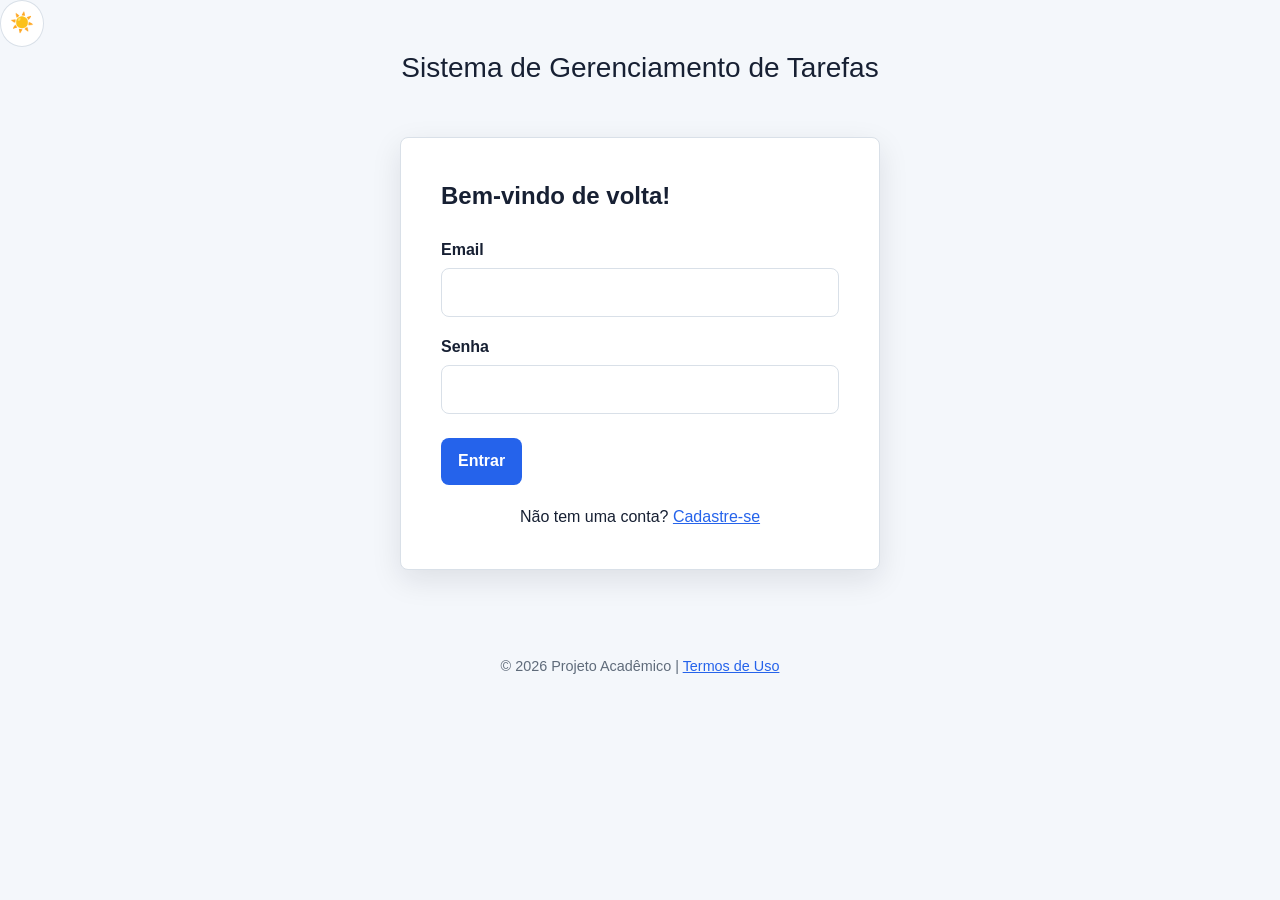
<file: index.html>
<!doctype html>
<html lang="pt-BR">
<head>
    <meta charset="utf-8">
    <meta name="viewport" content="width=device-width, initial-scale=1">
    <meta name="description" content="Sistema Gerenciador de Tarefas">
    <title>Login | Sistema de Gerenciamento de Tarefas</title>
    <link rel="stylesheet" href="css/style.css">
</head>
<body>
    <input type="checkbox" id="tema" class="controle-tema">
    <label for="tema" class="botao-tema" aria-label="Alternar tema" title="Alternar tema">
        <span class="icone-claro" aria-hidden="true">☀️</span>
        <span class="icone-escuro" aria-hidden="true">🌙</span>
    </label>

    <div class="pagina pagina-publica">
        <header class="cabecalpublico">
            <p class="nome-sistema">Sistema de Gerenciamento de Tarefas</p>
        </header>
        <main class="conteudo-publico">
            <section class="cartao cartao-formulario" aria-labelledby="titulo-login">
                <div id="notificacao" class="notificacao"></div> 
                <h1 id="titulo-login" class="titulo-cartao">Bem-vindo de volta!</h1>
                <!-- Adicionado o ID "form-login" para capturar o evento no JavaScript -->
                <form id="form-login" action="pages/dashboard.html" method="get" novalidate>
                    <div class="grupo-formulario">
                        <label for="email">Email</label>
                        <!-- Removido o atributo required -->
                        <input class="campo" type="email" id="email" name="email" autocomplete="email">
                    </div>
                    <div class="grupo-formulario">
                        <label for="senha">Senha</label>
                        <!-- Removido o atributo required -->
                        <input class="campo" type="password" id="senha" name="senha" autocomplete="current-password">
                    </div>
                    <div class="acoes-formulario">
                        <button class="botao botao-primario" type="submit">Entrar</button>
                    </div>
                    <p class="link-formulario">Não tem uma conta? <a href="pages/cadastro.html">Cadastre-se</a></p>
                </form>
            </section>
        </main>
        <footer class="rodape-publico">
            <p>© 2026 Projeto Acadêmico | <a href="#">Termos de Uso</a></p>
        </footer>
    </div>

    <!-- Container onde as notificações vão aparecer -->
<div id="notification-container" style="position: fixed; top: 20px; right: 20px; z-index: 1000;"></div>


    <!-- Implementação da validação em JavaScript -->
    <script>
        document.getElementById('form-login').addEventListener('submit', function(event) {
            // Obtém os valores dos campos e remove espaços em branco extras
            const email = document.getElementById('email').value.trim();
            const senha = document.getElementById('senha').value.trim();

            // Validação: Campo Email não pode ser nulo/vazio
            if (email === "") {
                event.preventDefault(); // Impede o envio do formulário e o redirecionamento
                alert("O campo Email não pode ser nulo.");
                document.getElementById('email').focus();
                return;
            }

            // Validação: Campo Senha não pode ser nulo/vazio
            if (senha === "") {
                event.preventDefault(); // Impede o envio do formulário e o redirecionamento
                alert("O campo Senha não pode ser nulo.");
                document.getElementById('senha').focus();
                return;
            }

            
        });
        
    </script>
</body>
</html>
</file>
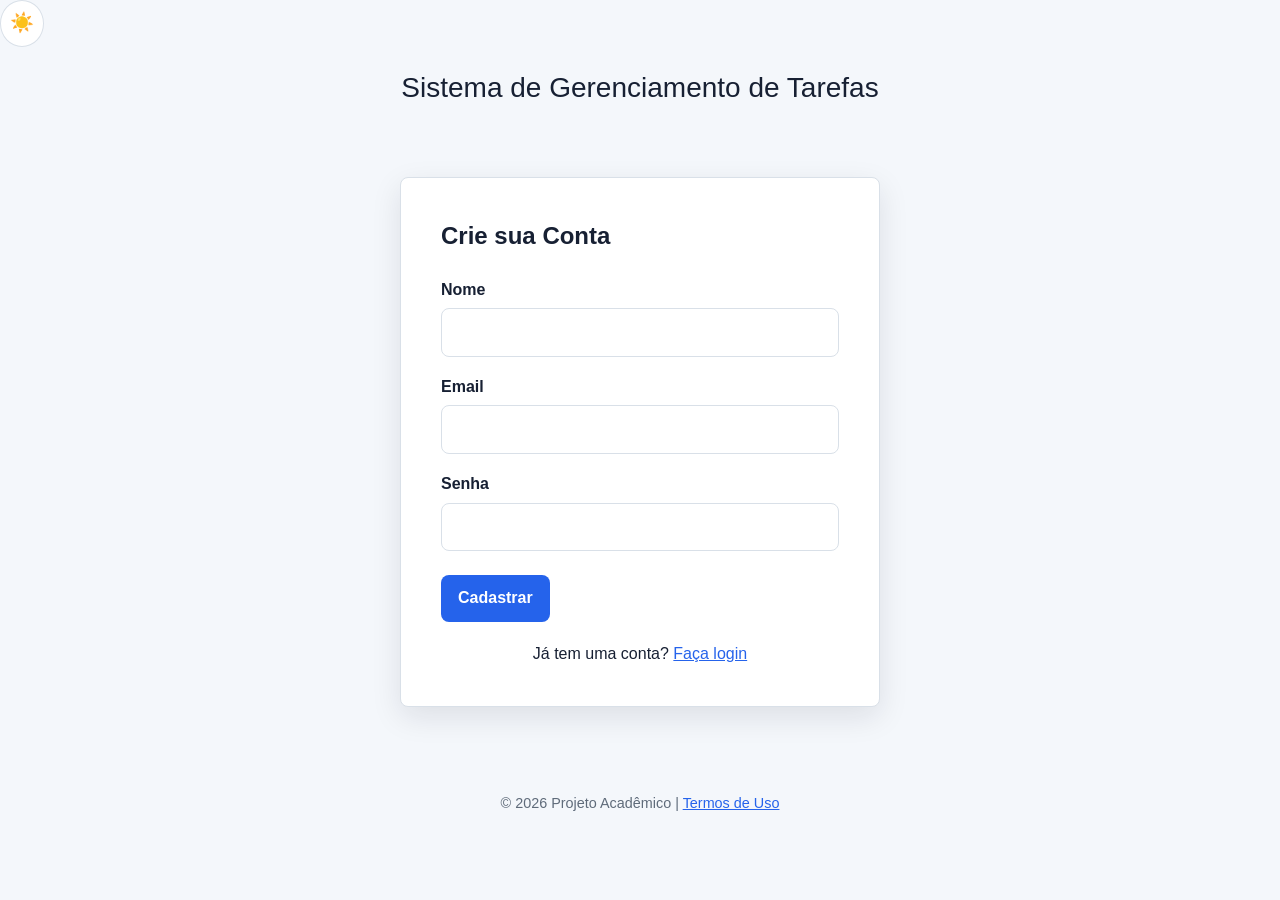
<file: pages/cadastro.html>
<!doctype html>
<html lang="pt-BR">
<head>
    <meta charset="utf-8">
    <meta name="viewport" content="width=device-width, initial-scale=1">
    <meta name="description" content="Sistema Gerenciador de Tarefas">
    <title>Cadastro | Sistema Gerenciador de Tarefas</title>
    <link rel="stylesheet" href="../css/style.css">
</head>
<body>
    <input type="checkbox" id="tema" class="controle-tema">
    <label for="tema" class="botao-tema" aria-label="Alternar tema" title="Alternar tema">
        <span class="icone-claro" aria-hidden="true">☀️</span>
        <span class="icone-escuro" aria-hidden="true">🌙</span>
    </label>

    <div class="pagina pagina-publica">
        <header class="cabecalho-publico">
            <p class="nome-sistema">Sistema de Gerenciamento de Tarefas</p>
        </header>
        <main class="conteudo-publico">
            <section class="cartao cartao-formulario" aria-labelledby="titulo-cadastro">
                <h1 id="titulo-cadastro" class="titulo-cartao">Crie sua Conta</h1>
                <!-- Adicionado o ID "form-cadastro" para capturar o envio no JavaScript -->
                <form id="form-cadastro" action="dashboard.html" method="get">
                    <div class="grupo-formulario">
                        <label for="nome">Nome</label>
                        <!-- Removido o atributo required -->
                        <input class="campo" type="text" id="nome" name="nome" autocomplete="name">
                    </div>
                    <div class="grupo-formulario">
                        <label for="email">Email</label>
                        <!-- Removido o atributo required -->
                        <input class="campo" type="email" id="email" name="email" autocomplete="email">
                    </div>
                    <div class="grupo-formulario">
                        <label for="senha">Senha</label>
                        <!-- Removido o atributo required -->
                        <input class="campo" type="password" id="senha" name="senha" autocomplete="new-password">
                    </div>
                    <div class="acoes-formulario">
                        <button class="botao botao-primario" type="submit">Cadastrar</button>
                    </div>
                    <p class="link-formulario">Já tem uma conta? <a href="../index.html">Faça login</a></p>
                </form>
            </section>
        </main>
        <footer class="rodape-publico">
            <p>© 2026 Projeto Acadêmico | <a href="#">Termos de Uso</a></p>
        </footer>
    </div>

    <!-- Implementação das validações com expressões regulares em JavaScript -->
    <script>
        document.getElementById('form-cadastro').addEventListener('submit', function(event) {
            // Obtém os valores digitados e remove os espaços extras nas pontas
            const nome = document.getElementById('nome').value.trim();
            const email = document.getElementById('email').value.trim();
            const senha = document.getElementById('senha').value.trim();

            // 1. Validação do Nome: Pelo menos 5 caracteres no total E um espaço em branco intermediário
            // O teste garante: letras iniciais + espaço em branco + letras finais.
            const regexNomeEspaco = /\s/;
            if (nome.length < 5 || !regexNomeEspaco.test(nome)) {
                event.preventDefault();
                alert("O campo Nome deve ter pelo menos 5 posições e conter um espaço em branco entre o nome e o sobrenome.");
                document.getElementById('nome').focus();
                return;
            }

            // 2. Validação do Email: Formato <algo>@<algo>.com[.br]
            // ^[^@]+ garante o primeiro bloco, @ é o separador, [^@]+ é o domínio, \.com corresponde a .com e (\.br)? torna o .br opcional no fim.
            const regexEmail = /^[^@]+@[^@]+\.com(\.br)?$/i;
            if (!regexEmail.test(email)) {
                event.preventDefault();
                alert("O campo Email deve ser no formato <alguma_coisa>@<alguma_coisa>.com ou .com.br.");
                document.getElementById('email').focus();
                return;
            }

            // 3. Validação da Senha: Pelo menos 8 posições
            if (senha.length < 8) {
                event.preventDefault();
                alert("O campo Senha deve ter pelo menos 8 posições.");
                document.getElementById('senha').focus();
                return;
            }
        });
    </script>
</body>
</html>
</file>
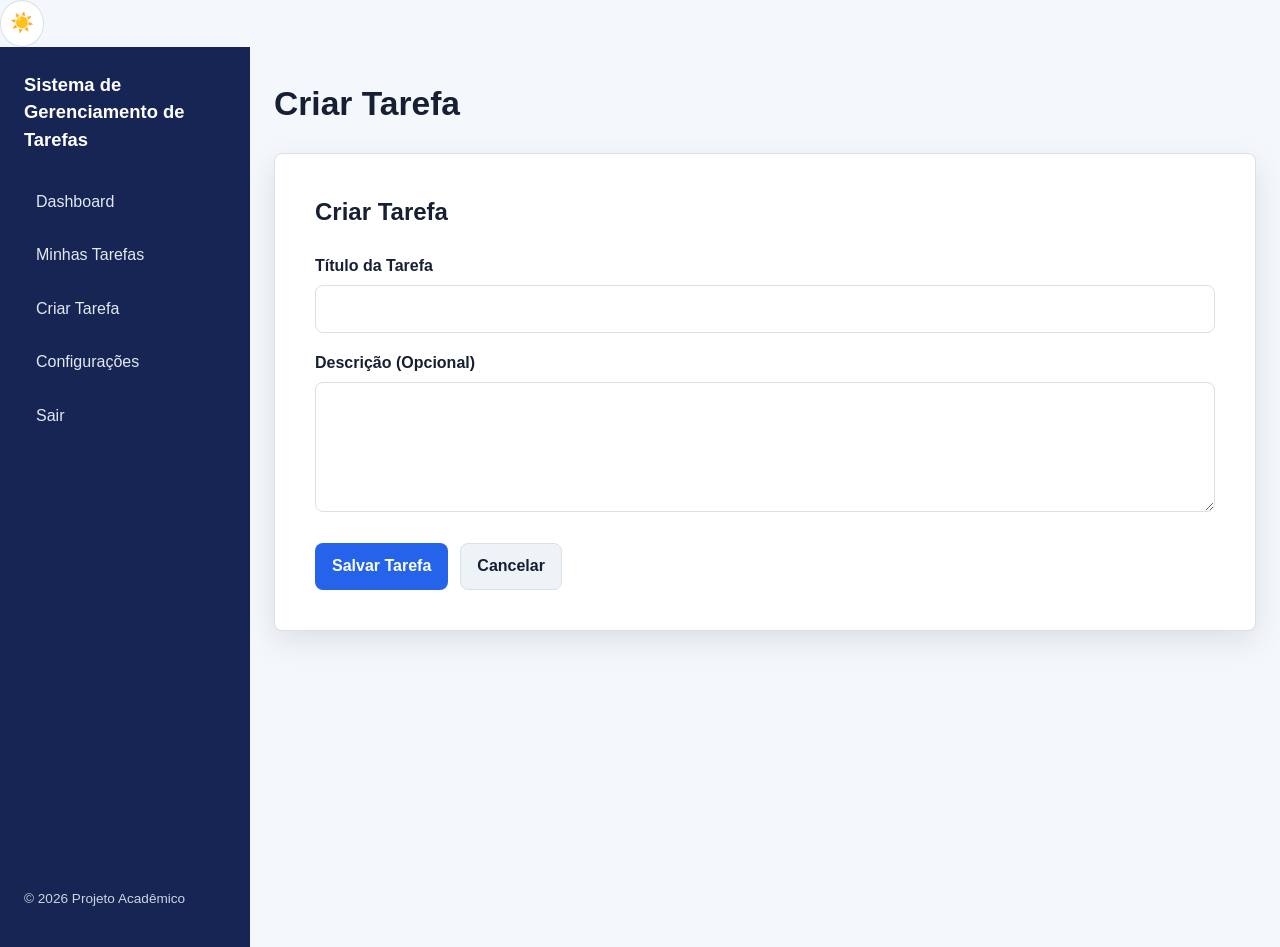
<file: pages/criar-tarefa.html>
<!doctype html>
<html lang="pt-BR">

<head>
    <meta charset="utf-8">
    <meta name="viewport" content="width=device-width, initial-scale=1">
    <meta name="description" content="Sistema Gerenciador de Tarefas">
    <title>Criar Tarefa | Sistema Gerenciador de Tarefas</title>
    <link rel="stylesheet" href="../css/style.css">
</head>

<body>
    <input type="checkbox" id="tema" class="controle-tema">
    <label for="tema" class="botao-tema" aria-label="Alternar tema" title="Alternar tema">
        <span class="icone-claro" aria-hidden="true">☀️</span>
        <span class="icone-escuro" aria-hidden="true">🌙</span>
    </label>

    <div class="pagina pagina-interna">
        <div class="layout-interno">
            <aside class="sidebar">
                <h2>Sistema de Gerenciamento de Tarefas</h2>
                <nav class="navegacao" aria-label="Navegação principal">
                    <ul>
                        <li><a href="dashboard.html">Dashboard</a></li>
                        <li><a href="minhas-tarefas.html">Minhas Tarefas</a></li>
                        <li><a href="criar-tarefa.html">Criar Tarefa</a></li>
                        <li><a href="#">Configurações</a></li>
                        <li><a href="../index.html">Sair</a></li>
                    </ul>
                </nav>
                <p class="sidebar-rodape">© 2026 Projeto Acadêmico</p>
            </aside>
            <main class="conteudo-interno">
                <header class="cabecalho-interno">
                    <h1>Criar Tarefa</h1>
                </header>

                <section class="cartao cartao-formulario" aria-labelledby="titulo-criar">
                    <div id="notificacao" class="notificacao"></div>
                    <h2 id="titulo-criar" class="titulo-cartao">Criar Tarefa</h2>

                    <!-- Adicionado o ID "form-tarefa" para o JavaScript -->
                    <form id="form-tarefa" action="dashboard.html" method="get" novalidate>
                        <div class="grupo-formulario">
                            <label for="titulo">Título da Tarefa</label>
                            <!-- Removido o atributo required -->
                            <input class="campo" type="text" id="titulo" name="titulo">
                        </div>

                        <div class="grupo-formulario">
                            <label for="descricao">Descrição (Opcional)</label>
                            <textarea class="campo" id="descricao" name="descricao"></textarea>
                        </div>

                        <div class="acoes-formulario">
                            <button class="botao botao-primario" type="submit">Salvar Tarefa</button>
                            <a class="botao botao-secundario" href="dashboard.html">Cancelar</a>
                        </div>
                    </form>
                </section>
            </main>
        </div>
    </div>

    <!-- Validação JavaScript com Expressões Regulares -->
    <script>

        function mostrarNotificacao(mensagem, tipo = 'sucesso') {
            const notificacao = document.getElementById('notificacao');
            notificacao.textContent = mensagem;
            notificacao.className = `notificacao ${tipo}`;
            // Esconde a notificação após 3 segundos 
            setTimeout(() => {
                notificacao.className = 'notificacao';
            }, 3000);
        }

        document.getElementById('form-tarefa').addEventListener('submit', function (event) {

            // Sempre cancela o envio automatico do formulario podermos controlar o fluxo via JS
            event.preventDefault();

            // Obtém os valores limpando espaços em branco nas pontas
            const titulo = document.getElementById('titulo').value.trim();
            const descricao = document.getElementById('descricao').value.trim();

            // 1. Validação do Título: Pelo menos 5 posições (caracteres)
            // A regex /^.{5,}$/ garante que existam no mínimo 5 caracteres quaisquer
            const regexTitulo = /^.{5,}$/;
            if (!regexTitulo.test(titulo)) {
                event.preventDefault();
                alert("O campo Título deve ter pelo menos 5 posições.");
                document.getElementById('titulo').focus();
                return;
            }

            // 2. Validação da Descrição: Se preenchida, deve ter pelo menos 3 posições
            // Verifica primeiro se a descrição não está vazia. Se tiver texto, aplica a regex para testar o mínimo de 3 caracteres.
            if (descricao !== "") {
                const regexDescricao = /^.{3,}$/;
                if (!regexDescricao.test(descricao)) {
                    event.preventDefault();
                    alert("O campo Descrição, se preenchido, deve ter pelo menos 3 posições.");
                    document.getElementById('descricao').focus();
                    return;
                }
                
                // Agora a pagina não vai recarregar e a notificação ficará visível!
                mostrarNotificacao('Tarefa criada!');

                // Aguarda 3 segundos (tempo da mensagem) e redireciona para o dashboard
                setTimeout(() => {
                    window.location.href = 'dashboard.html';
                }, 3000);
            }
        });
    </script>
</body>

</html>
</file>
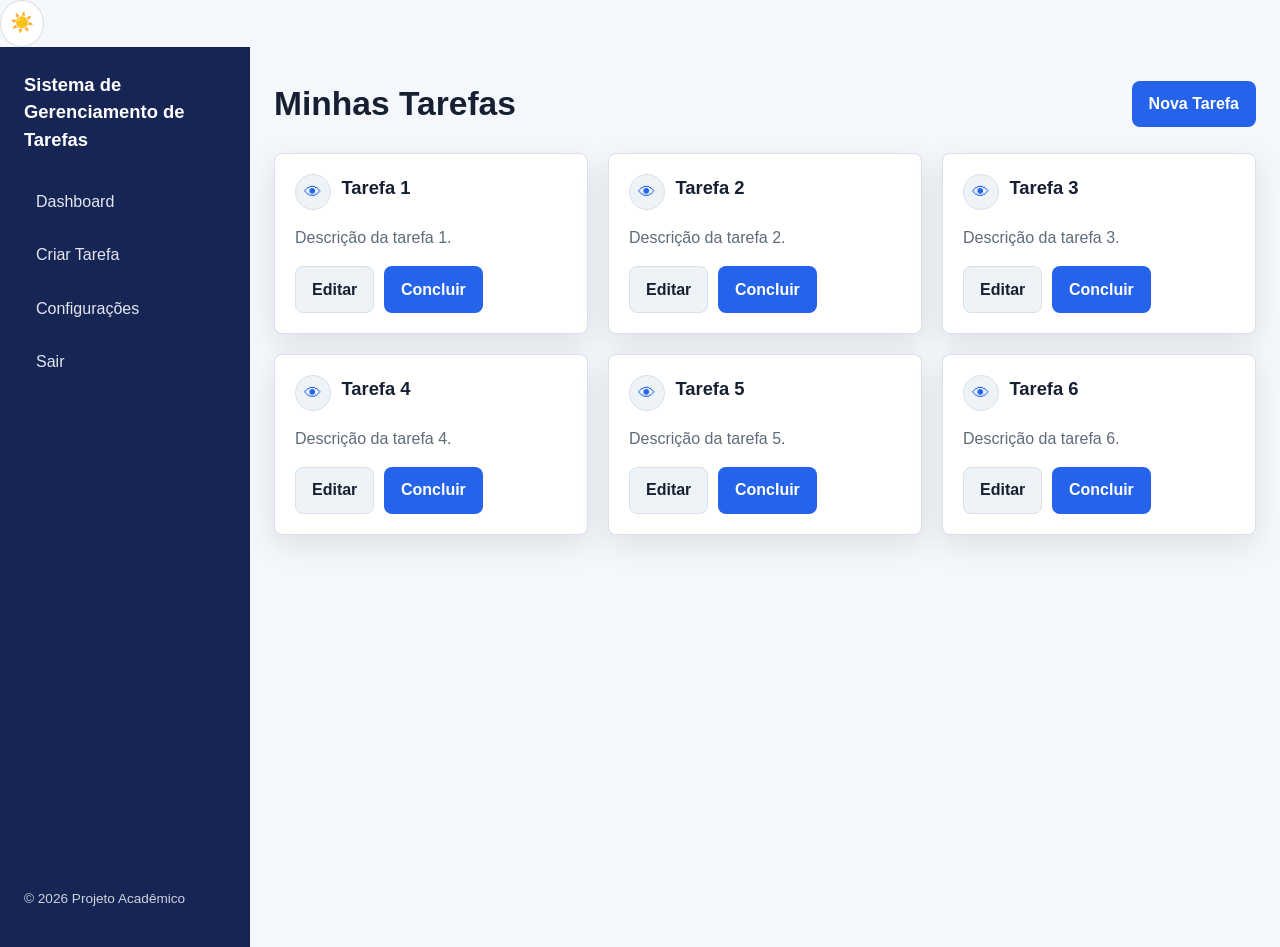
<file: pages/dashboard.html>
<!doctype html>
<html lang="pt-BR">
<head>
    <meta charset="utf-8">
    <meta name="viewport" content="width=device-width, initial-scale=1">
    <meta name="description" content="Sistema Gerenciador de Tarefas">
    <title>Minhas Tarefas | Sistema Gerenciador de Tarefas</title>
    <link rel="stylesheet" href="../css/style.css">
</head>
<body>
    <input type="checkbox" id="tema" class="controle-tema">
    <label for="tema" class="botao-tema" aria-label="Alternar tema" title="Alternar tema">
        <span class="icone-claro" aria-hidden="true">☀️</span>
        <span class="icone-escuro" aria-hidden="true">🌙</span>
    </label>

    <div class="pagina pagina-interna">
        <div class="layout-interno">
            <aside class="sidebar">
                <h2>Sistema de Gerenciamento de Tarefas</h2>
                <nav class="navegacao" aria-label="Navegação principal">
                    <ul>
                        <li><a href="dashboard.html">Dashboard</a></li>
                        <li><a href="criar-tarefa.html">Criar Tarefa</a></li>
                        <li><a href="#">Configurações</a></li>
                        <li><a href="../index.html">Sair</a></li>
                    </ul>
                </nav>
                <p class="sidebar-rodape">© 2026 Projeto Acadêmico</p>
            </aside>
            <main class="conteudo-interno">
                <header class="cabecalho-interno">
                    <h1>Minhas Tarefas</h1>
                    <a class="botao botao-primario" href="criar-tarefa.html">Nova Tarefa</a>
                </header>

                <section aria-labelledby="titulo-listagem">
                    <h2 id="titulo-listagem" class="visualmente-oculto">Lista de tarefas</h2>
                    <div class="grade-tarefas">
                        <article class="cartao cartao-tarefa">
                            <header class="cabecalho-tarefa">
                                <a class="icone-olho" href="detalhes.html" aria-label="Ver detalhes da Tarefa 1" title="Ver detalhes">👁</a>
                                <h2>Tarefa 1</h2>
                            </header>
                            <p class="descricao-tarefa">Descrição da tarefa 1.</p>
                            <div class="acoes-tarefa">
                                <a class="botao botao-secundario" href="editar-tarefa.html">Editar</a>
                                <a class="botao botao-primario" href="#">Concluir</a>
                            </div>
                        </article>

                        <article class="cartao cartao-tarefa">
                            <header class="cabecalho-tarefa">
                                <a class="icone-olho" href="detalhes.html" aria-label="Ver detalhes da Tarefa 2" title="Ver detalhes">👁</a>
                                <h2>Tarefa 2</h2>
                            </header>
                            <p class="descricao-tarefa">Descrição da tarefa 2.</p>
                            <div class="acoes-tarefa">
                                <a class="botao botao-secundario" href="editar-tarefa.html">Editar</a>
                                <a class="botao botao-primario" href="#">Concluir</a>
                            </div>
                        </article>

                        <article class="cartao cartao-tarefa">
                            <header class="cabecalho-tarefa">
                                <a class="icone-olho" href="detalhes.html" aria-label="Ver detalhes da Tarefa 3" title="Ver detalhes">👁</a>
                                <h2>Tarefa 3</h2>
                            </header>
                            <p class="descricao-tarefa">Descrição da tarefa 3.</p>
                            <div class="acoes-tarefa">
                                <a class="botao botao-secundario" href="editar-tarefa.html">Editar</a>
                                <a class="botao botao-primario" href="#">Concluir</a>
                            </div>
                        </article>

                        <article class="cartao cartao-tarefa">
                            <header class="cabecalho-tarefa">
                                <a class="icone-olho" href="detalhes.html" aria-label="Ver detalhes da Tarefa 4" title="Ver detalhes">👁</a>
                                <h2>Tarefa 4</h2>
                            </header>
                            <p class="descricao-tarefa">Descrição da tarefa 4.</p>
                            <div class="acoes-tarefa">
                                <a class="botao botao-secundario" href="editar-tarefa.html">Editar</a>
                                <a class="botao botao-primario" href="#">Concluir</a>
                            </div>
                        </article>

                        <article class="cartao cartao-tarefa">
                            <header class="cabecalho-tarefa">
                                <a class="icone-olho" href="detalhes.html" aria-label="Ver detalhes da Tarefa 5" title="Ver detalhes">👁</a>
                                <h2>Tarefa 5</h2>
                            </header>
                            <p class="descricao-tarefa">Descrição da tarefa 5.</p>
                            <div class="acoes-tarefa">
                                <a class="botao botao-secundario" href="editar-tarefa.html">Editar</a>
                                <a class="botao botao-primario" href="#">Concluir</a>
                            </div>
                        </article>

                        <article class="cartao cartao-tarefa">
                            <header class="cabecalho-tarefa">
                                <a class="icone-olho" href="detalhes.html" aria-label="Ver detalhes da Tarefa 6" title="Ver detalhes">👁</a>
                                <h2>Tarefa 6</h2>
                            </header>
                            <p class="descricao-tarefa">Descrição da tarefa 6.</p>
                            <div class="acoes-tarefa">
                                <a class="botao botao-secundario" href="editar-tarefa.html">Editar</a>
                                <a class="botao botao-primario" href="#">Concluir</a>
                            </div>
                        </article>
                    </div>
                </section>
            </main>
        </div>
    </div>
</body>
</html>
</file>
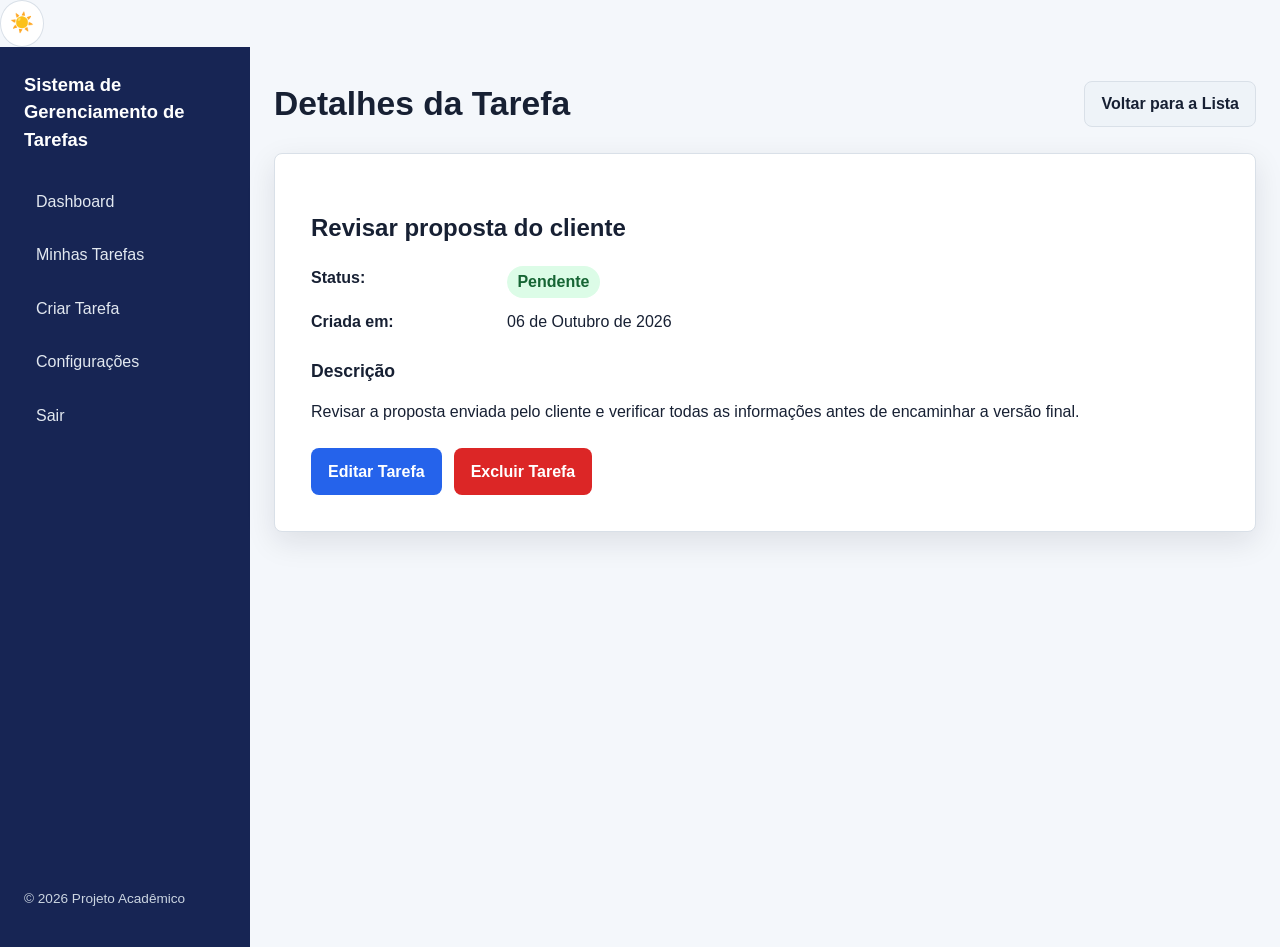
<file: pages/detalhes.html>
<!doctype html>
<html lang="pt-BR">
<head>
    <meta charset="utf-8">
    <meta name="viewport" content="width=device-width, initial-scale=1">
    <meta name="description" content="Sistema Gerenciador de Tarefas">
    <title>Detalhes da Tarefa | Sistema Gerenciador de Tarefas</title>
    <link rel="stylesheet" href="../css/style.css">
</head>
<body>
    <input type="checkbox" id="tema" class="controle-tema">
    <label for="tema" class="botao-tema" aria-label="Alternar tema" title="Alternar tema">
        <span class="icone-claro" aria-hidden="true">☀️</span>
        <span class="icone-escuro" aria-hidden="true">🌙</span>
    </label>

    <div class="pagina pagina-interna">
        <div class="layout-interno">
            <aside class="sidebar">
                <h2>Sistema de Gerenciamento de Tarefas</h2>
                <nav class="navegacao" aria-label="Navegação principal">
                    <ul>
                        <li><a href="dashboard.html">Dashboard</a></li>
                        <li><a href="dashboard.html">Minhas Tarefas</a></li>
                        <li><a href="criar-tarefa.html">Criar Tarefa</a></li>
                        <li><a href="#">Configurações</a></li>
                        <li><a href="../index.html">Sair</a></li>
                    </ul>
                </nav>
                <p class="sidebar-rodape">© 2026 Projeto Acadêmico</p>
            </aside>
            <main class="conteudo-interno">
                <header class="cabecalho-interno">
                    <h1>Detalhes da Tarefa</h1>
                    <a class="botao botao-secundario" href="dashboard.html">Voltar para a Lista</a>
                </header>

                <article class="cartao cartao-detalhes">
                    <h2>Revisar proposta do cliente</h2>

                    <dl class="lista-detalhes">
                        <dt>Status:</dt>
                        <dd><span class="status">Pendente</span></dd>

                        <dt>Criada em:</dt>
                        <dd>06 de Outubro de 2026</dd>
                    </dl>

                    <section class="descricao-detalhada" aria-labelledby="titulo-descricao">
                        <h2 id="titulo-descricao">Descrição</h2>
                        <p>Revisar a proposta enviada pelo cliente e verificar todas as informações antes de encaminhar a versão final.</p>
                    </section>

                    <div class="acoes-formulario">
                        <a class="botao botao-primario" href="editar-tarefa.html">Editar Tarefa</a>
                        <a class="botao botao-perigo" href="#">Excluir Tarefa</a>
                    </div>
                </article>
            </main>
        </div>
    </div>
</body>
</html>
</file>
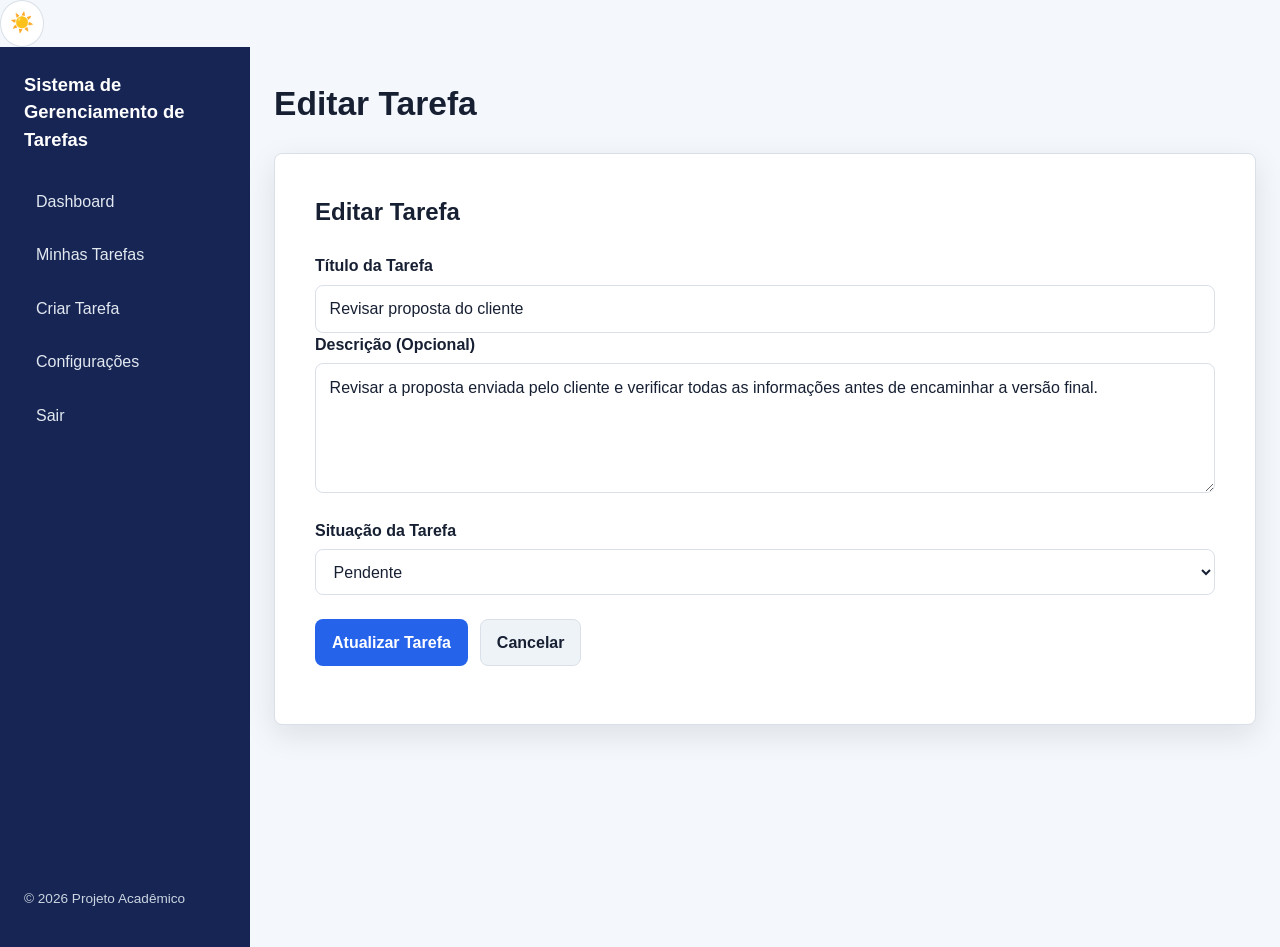
<file: pages/editar-tarefa.html>
<!doctype html>
<html lang="pt-BR">
<head>
    <meta charset="utf-8">
    <meta name="viewport" content="width=device-width, initial-scale=1">
    <meta name="description" content="Sistema Gerenciador de Tarefas">
    <title>Editar Tarefa | Sistema Gerenciador de Tarefas</title>
    <link rel="stylesheet" href="../css/style.css">
</head>

<body>
    <input type="checkbox" id="tema" class="controle-tema">
    <label for="tema" class="botao-tema" aria-label="Alternar tema" title="Alternar tema">
        <span class="icone-claro" aria-hidden="true">☀️</span>
        <span class="icone-escuro" aria-hidden="true">🌙</span>
    </label>

    <div class="pagina pagina-interna">
        <div class="layout-interno">
            <aside class="sidebar">
                <h2>Sistema de Gerenciamento de Tarefas</h2>
                <nav class="navegacao" aria-label="Navegação principal">
                    <ul>
                        <li><a href="dashboard.html">Dashboard</a></li>
                        <li><a href="dashboard.html">Minhas Tarefas</a></li>
                        <li><a href="criar-tarefa.html">Criar Tarefa</a></li>
                        <li><a href="#">Configurações</a></li>
                        <li><a href="../index.html">Sair</a></li>
                    </ul>
                </nav>
                <p class="sidebar-rodape">© 2026 Projeto Acadêmico</p>
            </aside>
            <main class="conteudo-interno">
                <header class="cabecalho-interno">
                    <h1>Editar Tarefa</h1>
                </header>

                <section class="cartao cartao-formulario" aria-labelledby="titulo-editar">
                    <h2 id="titulo-editar" class="titulo-cartao">Editar Tarefa</h2>

                    <!-- Alteração necessária: Adicionado id="form-tarefa" para o JavaScript mapear o envio -->
                    <form id="form-tarefa" action="detalhes.html" method="get" novalidate>
                        <div class="grupo-formulario">
                            <label for="titulo">Título da Tarefa</label>
                            <input class="campo" type="text" id="titulo" name="titulo" value="Revisar proposta do cliente"
                        </div>

                        <div class="grupo-formulario">
                            <label for="descricao">Descrição (Opcional)</label>
                            <textarea class="campo" id="descricao" name="descricao">Revisar a proposta enviada pelo cliente e verificar todas as informações antes de encaminhar a versão final.</textarea>
                        </div>

                        <div class="grupo-formulario">
                            <label for="situacao">Situação da Tarefa</label>
                            <select class="campo" id="situacao" name="situacao">
                                <option value="pendente" selected>Pendente</option>
                                <option value="em-andamento">Em andamento</option>
                                <option value="concluida">Concluída</option>
                            </select>
                        </div>

                        <div class="acoes-formulario">
                            <button class="botao botao-primario" type="submit">Atualizar Tarefa</button>
                            <a class="botao botao-secundario" href="dashboard.html">Cancelar</a>
                        </div>
                    </form>
                </section>
            </main>
        </div>
    </div>

    <!-- Implementação do JavaScript com validação por Expressão Regular -->
    <script>
        document.getElementById('form-tarefa').addEventListener('submit', function(event) {
            const titulo = document.getElementById('titulo').value.trim();
            const descricao = document.getElementById('descricao').value.trim();

            // Expressão Regular: garante que existem pelo menos 5 caracteres no total
            const regexTitulo = /^.{5,}$/;
            
            // Expressão Regular: valida se a string está vazia OU se tem pelo menos 3 caracteres
            const regexDescricao = /^.{3,}$/;

            // Validação do Título
            if (!regexTitulo.test(titulo)) {
                alert('O campo "Título" deve ter pelo menos 5 posições.');
                return;
            }

            // Validação da Descrição (se preenchida)
            if (!regexDescricao.test(descricao)) {
                alert('O campo "Descrição", se preenchido, deve ter pelo menos 3 posições.');
                return;
            }
        });
    </script>
</body>
</html>
</file>
<file: css/style.css>
/* ==========================================================
   SISTEMA GERENCIADOR DE TAREFAS
   HTML5 + CSS3 | Sem JavaScript
   ========================================================== */

:root {

    /* =========================
       MODO CLARO
       ========================= */

    --cor-fundo: #f4f7fb;
    --cor-superficie: #ffffff;
    --cor-superficie-secundaria: #eef3f8;

    --cor-texto: #172033;
    --cor-texto-secundario: #5f6b7a;

    --cor-primaria: #2563eb;
    --cor-primaria-hover: #1d4ed8;

    --cor-secundaria: #64748b;
    --cor-sucesso: #16a34a;
    --cor-perigo: #dc2626;

    --cor-borda: #d9e0e8;
    --cor-foco: #f59e0b;

    --sombra: 0 10px 30px rgba(15, 23, 42, 0.10);
    --raio: 8px;
}

* {
    box-sizing: border-box;
}

html {
    font-size: 16px;
}

body {
    margin: 0;
    min-height: 100vh;
    font-family: Arial, Helvetica, sans-serif;
    line-height: 1.5;
    color: var(--cor-texto);
    background: var(--cor-fundo);
}

a {
    color: var(--cor-primaria);
}

a:hover {
    color: var(--cor-primaria-hover);
}

button,
input,
textarea,
select {
    font: inherit;
}

button,
input,
textarea,
select,
a {
    -webkit-tap-highlight-color: transparent;
}

:focus-visible {
    outline: 3px solid var(--cor-foco);
    outline-offset: 3px;
}

/* ---------- Controle de tema ---------- */

.controle-tema {
    position: absolute;
    width: 1px;
    height: 1px;
    padding: 0;
    margin: -1px;
    overflow: hidden;
    clip: rect(0, 0, 0, 0);
    white-space: nowrap;
    border: 0;
}

.botao-tema {
    display: inline-flex;
    align-items: center;
    justify-content: center;
    min-width: 44px;
    min-height: 44px;
    padding: 0.5rem;
    border: 1px solid var(--cor-borda);
    border-radius: 50%;
    background: var(--cor-superficie);
    cursor: pointer;
    font-size: 1.2rem;
    user-select: none;
}

.botao-tema .icone-escuro {
    display: none;
}

.controle-tema:checked+.botao-tema .icone-claro {
    display: none;
}

.controle-tema:checked+.botao-tema .icone-escuro {
    display: inline;
}

/* Tema escuro aplicado aos elementos irmãos do controle. */
.controle-tema:checked~.pagina {
    --cor-fundo: #0f172a;
    --cor-superficie: #1e293b;
    --cor-superficie-secundaria: #273449;
    --cor-texto: #f8fafc;
    --cor-texto-secundario: #cbd5e1;
    --cor-borda: #475569;
    --sombra: 0 10px 30px rgba(0, 0, 0, 0.30);

}

.controle-tema:checked~.pagina .sidebar {
    background: #020617;
}

/* ---------- Cabeçalhos ---------- */

.cabecalho-publico {
    width: min(100% - 2rem, 1100px);
    margin: 0 auto;
    padding: 1.25rem 0;
    display: flex;
    align-items: center;
    justify-content: space-between;
    gap: 1rem;
}

.nome-sistema {
    width: 100%;
    margin: 0;
    font-size: clamp(1.25rem, 3vw, 1.75rem);
    text-align: center;
}
}

.pagina-publica {
    min-height: 100vh;
}

.conteudo-publico {
    width: min(100% - 2rem, 480px);
    margin: 0 auto;
    padding: 3rem 0;
}

.rodape-publico {
    width: min(100% - 2rem, 1100px);
    margin: 0 auto;
    padding: 1.5rem 0;
    text-align: center;
    color: var(--cor-texto-secundario);
    font-size: 0.9rem;
}
/* ---------- Notificações ---------- */

.notificacao { 
position: fixed; 
top: 20px; 
right: 20px; 
padding: 15px; 
border-radius: 5px; 
color: white; 
opacity: 0; 
transition: opacity 0.5s; 
} 
.sucesso { 
background-color: #28a745; 
opacity: 1; 
} 

.erro { 
background-color: #dc3545; 
opacity: 1; 
}

/* ---------- Cartões e formulários ---------- */

.cartao {
    background: var(--cor-superficie);
    border: 1px solid var(--cor-borda);
    border-radius: var(--raio);
    box-shadow: var(--sombra);
}

.cartao-formulario {
    padding: clamp(1.5rem, 4vw, 2.5rem);
}

.titulo-cartao {
    margin-top: 0;
    margin-bottom: 1.5rem;
    font-size: 1.5rem;

}

.grupo-formulario {
    margin-bottom: 1.15rem;
}

.grupo-formulario label {
    display: block;
    margin-bottom: 0.4rem;
    font-weight: 700;
}

.campo {
    width: 100%;
    min-height: 46px;
    padding: 0.7rem 0.85rem;
    color: var(--cor-texto);
    background: var(--cor-superficie);
    border: 1px solid var(--cor-borda);
    border-radius: 8px;
}

textarea.campo {
    min-height: 130px;
    resize: vertical;
}

.acoes-formulario {
    display: flex;
    flex-wrap: wrap;
    gap: 0.75rem;
    margin-top: 1.5rem;
}

.botao {
    display: inline-flex;
    align-items: center;
    justify-content: center;
    min-height: 44px;
    padding: 0.65rem 1rem;
    border: 1px solid transparent;
    border-radius: 8px;
    text-decoration: none;
    font-weight: 700;
    cursor: pointer;
}

.botao-primario {
    color: #fff;
    background: var(--cor-primaria);
}

.botao-primario:hover {
    color: #fff;
    background: var(--cor-primaria-hover);
}

.botao-secundario {
    color: var(--cor-texto);
    background: var(--cor-superficie-secundaria);
    border-color: var(--cor-borda);
}

.botao-perigo {
    color: #fff;
    background: var(--cor-perigo);
}

.texto-apoio {
    color: var(--cor-texto-secundario);
}

.link-formulario {
    margin: 1.25rem 0 0;
    text-align: center;
}

/* ---------- Área interna ---------- */

.pagina-interna {
    min-height: 100vh;
}

.layout-interno {
    display: grid;
    grid-template-columns: 250px 1fr;
    min-height: 100vh;
}

.sidebar {
    display: flex;
    flex-direction: column;
    gap: 1.5rem;
    padding: 1.5rem;
    color: #fff;
    background: #172554;
}

.sidebar h2 {
    margin: 0;
    font-size: 1.15rem;
}

.navegacao ul {
    display: grid;
    gap: 0.35rem;
    margin: 0;
    padding: 0;
    list-style: none;
}

.navegacao a {
    display: block;
    padding: 0.75rem;
    color: #e2e8f0;
    border-radius: 8px;
    text-decoration: none;
}

.navegacao a:hover,
.navegacao a[aria-current="page"] {
    color: #fff;
    background: rgba(255, 255, 255, 0.12);
}

.sidebar-rodape {
    margin-top: auto;
    color: #cbd5e1;
    font-size: 0.85rem;
}

.conteudo-interno {
    width: min(100% - 3rem, 1200px);
    margin: 0 auto;
    padding: 2rem 0 3rem;
}

.cabecalho-interno {
    display: flex;
    align-items: center;
    justify-content: space-between;
    gap: 1rem;
    margin-bottom: 1.5rem;
}

.cabecalho-interno h1 {
    margin: 0;
    font-size: clamp(1.5rem, 3vw, 2.1rem);



}

.grade-tarefas {
    display: grid;
    grid-template-columns: repeat(3, minmax(0, 1fr));
    gap: 1.25rem;
}

.cartao-tarefa {
    padding: 1.25rem;
}

.cabecalho-tarefa {
    display: flex;
    align-items: flex-start;
    gap: 0.65rem;
}

.icone-olho {
    flex: 0 0 auto;
    width: 2.25rem;
    height: 2.25rem;
    display: inline-flex;
    align-items: center;
    justify-content: center;
    color: var(--cor-primaria);
    background: var(--cor-superficie-secundaria);
    border: 1px solid var(--cor-borda);
    border-radius: 50%;
    text-decoration: none;
    font-size: 1.1rem;
}

.cabecalho-tarefa h2 {
    margin: 0;
    font-size: 1.15rem;
}

.descricao-tarefa {
    margin: 1rem 0;
    color: var(--cor-texto-secundario);
}

.acoes-tarefa {
    display: flex;
    flex-wrap: wrap;
    gap: 0.6rem;
}

/* ---------- Detalhes ---------- */

.cartao-detalhes {
    padding: clamp(1.5rem, 4vw, 2.25rem);
}

.lista-detalhes {
    display: grid;
    grid-template-columns: minmax(120px, 180px) 1fr;
    gap: 0.75rem 1rem;
    margin: 0 0 1.5rem;
}

.lista-detalhes dt {
    font-weight: 700;
}

.lista-detalhes dd {
    margin: 0;
}

.status {
    display: inline-block;
    padding: 0.25rem 0.65rem;
    border-radius: 999px;
    color: #166534;
    background: #dcfce7;
    font-weight: 700;
}

.controle-tema:checked~.pagina .status {
    color: #bbf7d0;
    background: #14532d;
}

.descricao-detalhada {
    margin: 1.5rem 0;
}

.descricao-detalhada h2 {
    font-size: 1.1rem;
}

/* ---------- Responsividade ---------- */

@media (max-width: 900px) {
    .grade-tarefas {
        grid-template-columns: repeat(2, minmax(0, 1fr));
    }
}

@media (max-width: 700px) {
    .layout-interno {
        grid-template-columns: 1fr;
    }

    .sidebar {
        padding: 1rem;
    }

    .navegacao ul {
        grid-template-columns: repeat(2, minmax(0, 1fr));
    }

    .conteudo-interno {
        width: min(100% - 2rem, 1200px);
        padding-top: 1.5rem;
    }

    .cabecalho-interno {
        align-items: flex-start;
        flex-direction: column;
    }

    .grade-tarefas {
        grid-template-columns: 1fr;
    }
}

@media (max-width: 480px) {
    .conteudo-publico {
        padding-top: 2rem;
    }

    .acoes-formulario,
    .acoes-tarefa {
        flex-direction: column;
    }

    .acoes-formulario .botao,
    .acoes-tarefa .botao {
        width: 100%;
    }

    .lista-detalhes {
        grid-template-columns: 1fr;
    }

    .navegacao ul {
        grid-template-columns: 1fr;
    }
}

@media (prefers-reduced-motion: reduce) {

    *,
    *::before,
    *::after {
        scroll-behavior: auto !important;
        transition: none !important;
    }
}

.visualmente-oculto {
    position: absolute;
    width: 1px;
    height: 1px;
    padding: 0;
    margin: -1px;
    overflow: hidden;
    clip: rect(0, 0, 0, 0);
    white-space: nowrap;
    border: 0;
}

/* ==========================================================
   AJUSTES DE CONTRASTE - TEMA ESCURO
   ========================================================== */

/* Garante que os textos principais usem a cor clara */
.controle-tema:checked~.pagina h1,
.controle-tema:checked~.pagina h2,
.controle-tema:checked~.pagina h3,
.controle-tema:checked~.pagina p,
.controle-tema:checked~.pagina label,
.controle-tema:checked~.pagina dt,
.controle-tema:checked~.pagina dd,
.controle-tema:checked~.pagina .nome-sistema {
    color: var(--cor-texto);

    .nome-sistema {
        margin: 0;
        font-size: clamp(1.25rem, 3vw, 1.75rem);
        color: #000000;
    }
}

/* Texto secundário */
.controle-tema:checked~.pagina .descricao-tarefa,
.controle-tema:checked~.pagina .texto-apoio,
.controle-tema:checked~.pagina .rodape-publico {
    color: var(--cor-texto-secundario);
}

/* Campos dos formulários */
.controle-tema:checked~.pagina .campo {
    color: #f8fafc;
    background: #1e293b;
    border-color: #475569;
}

/* Texto digitado e opções do select */
.controle-tema:checked~.pagina input,
.controle-tema:checked~.pagina textarea,
.controle-tema:checked~.pagina select {
    color: #f8fafc;
    background-color: #1e293b;
}

/* Placeholder dos campos */
.controle-tema:checked~.pagina .campo::placeholder {
    color: #cbd5e1;
    opacity: 1;
}

/* Status da tarefa */
.controle-tema:checked~.pagina .status {
    color: #bbf7d0;
    background: #14532d;
}

/* Botão secundário */
.controle-tema:checked~.pagina .botao-secundario {
    color: #f8fafc;
    background: #273449;
    border-color: #475569;
}

/* Ícone de visualizar detalhes */
.controle-tema:checked~.pagina .icone-olho {
    color: #93c5fd;
    background: #273449;
    border-color: #475569;
}

/* Nome do sistema em preto no tema escuro */
.controle-tema:checked~.pagina .nome-sistema {
    color: #000000;
}

/* Títulos das páginas internas no tema escuro */
.controle-tema:checked ~ .pagina .cabecalho-interno h1 {
    color: #000000;
}

.toast {
    padding: 12px 24px;
    margin-bottom: 10px;
    border-radius: 4px;
    color: #fff;
    font-weight: bold;
    font-family: sans-serif;
    box-shadow: 0 4px 6px rgba(0,0,0,0.1);
    animation: slideIn 0.3s ease-out;
}
.toast-success { background-color: #2ecc71; }
.toast-error { background-color: #e74c3c; }

@keyframes slideIn {
    from { transform: translateX(100%); opacity: 0; }
    to { transform: translateX(0); opacity: 1; }
}
</file>
